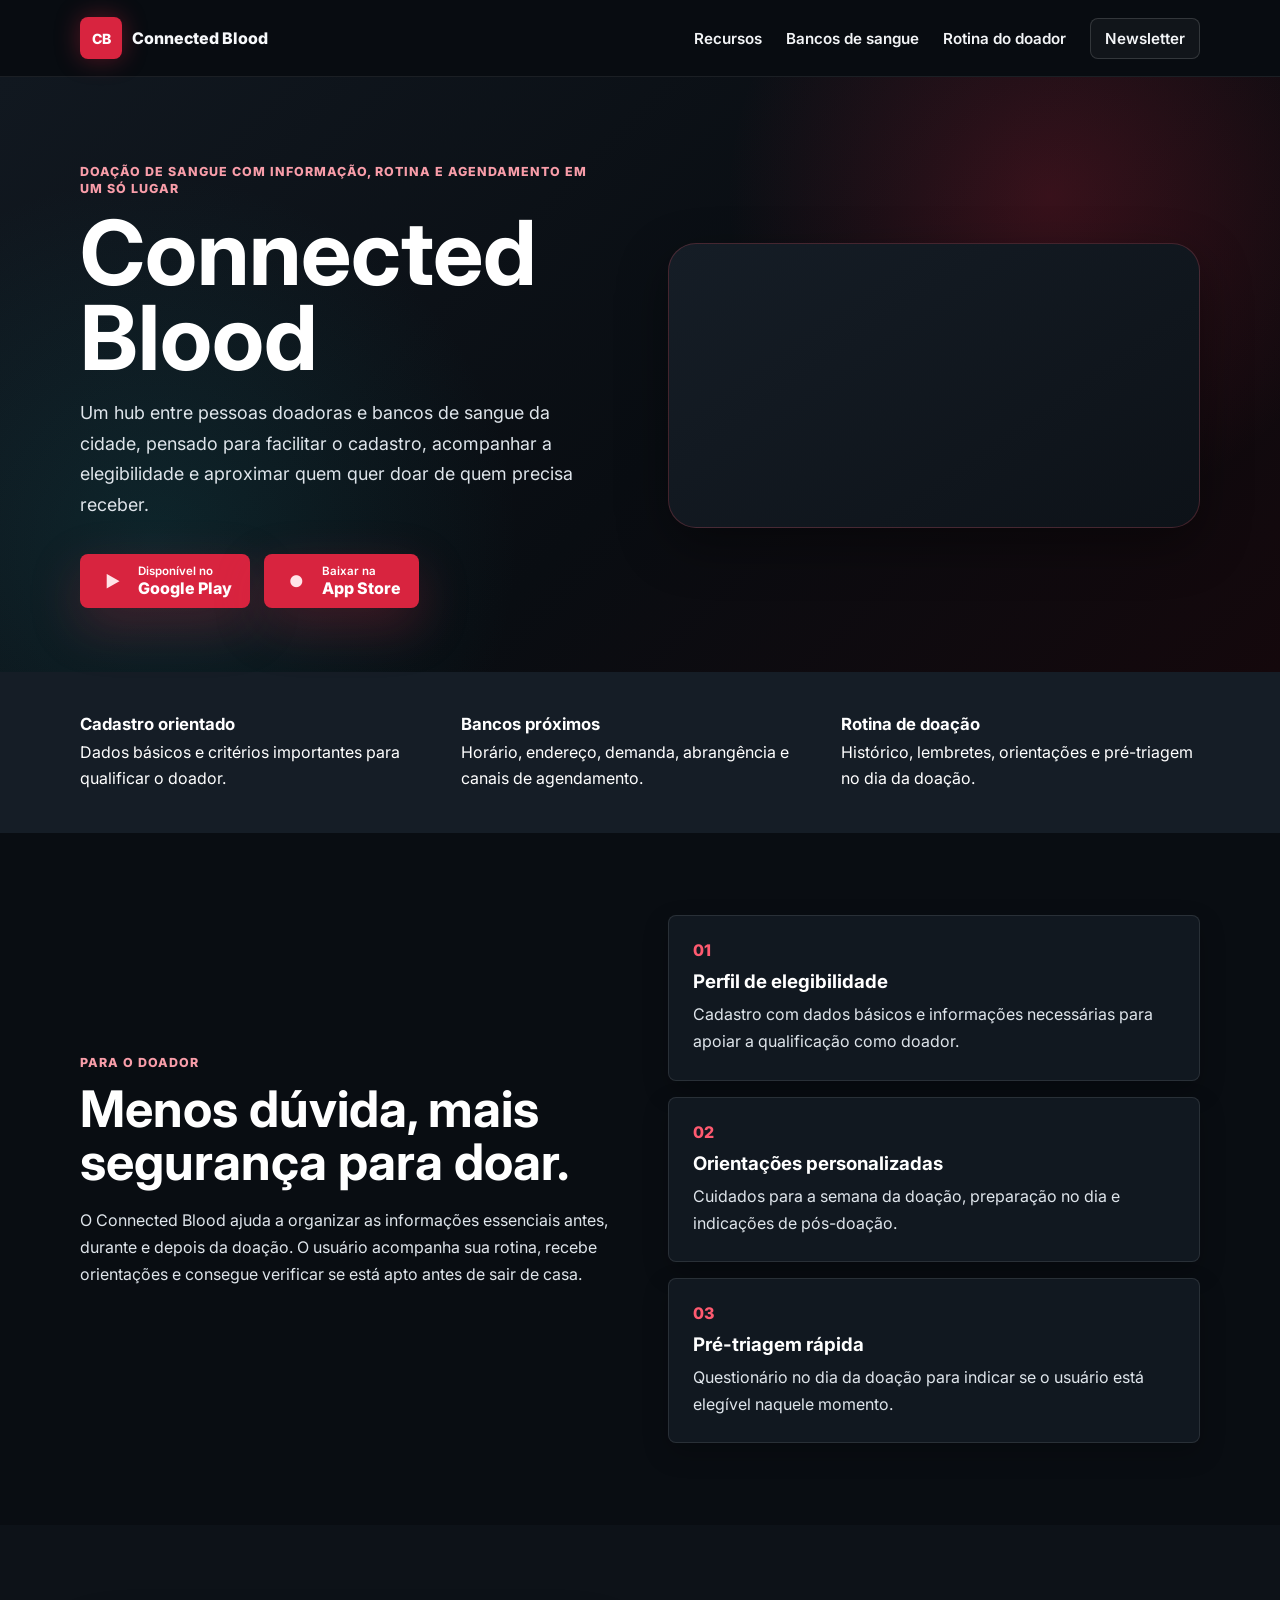
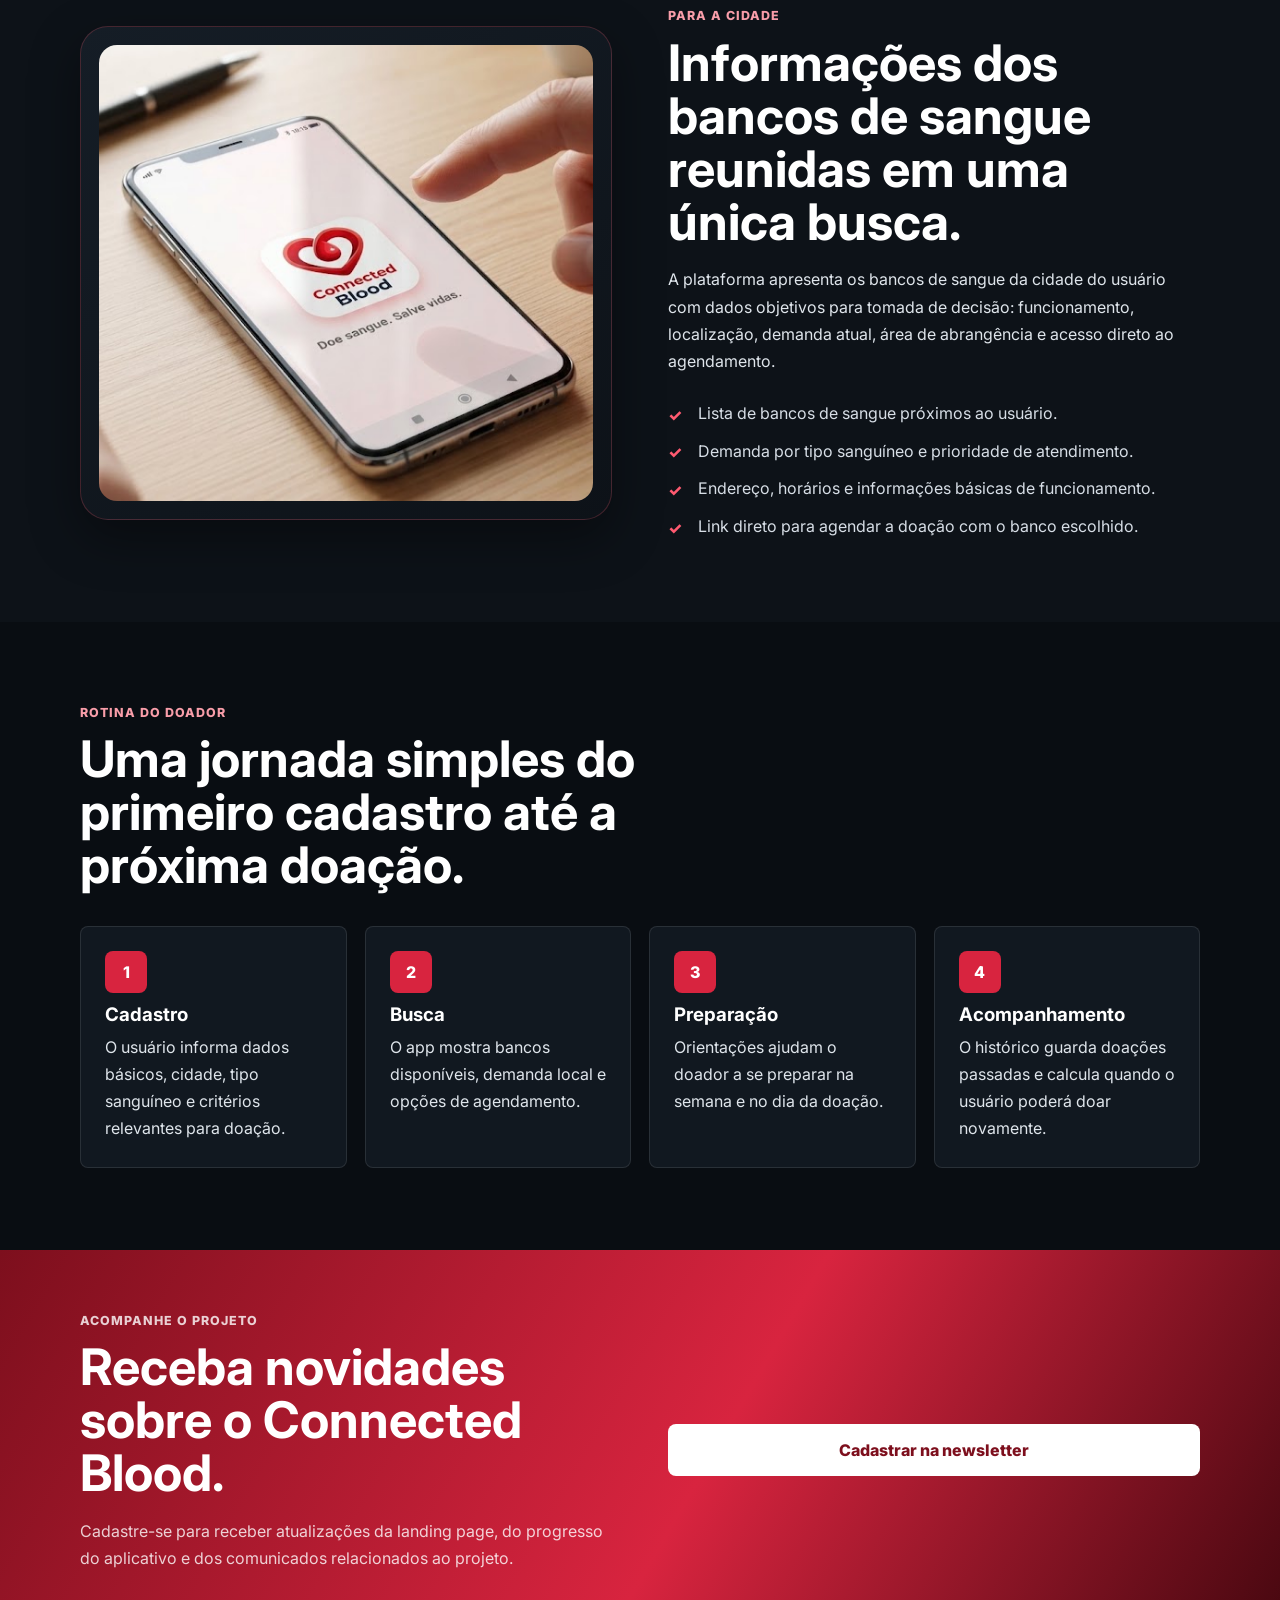
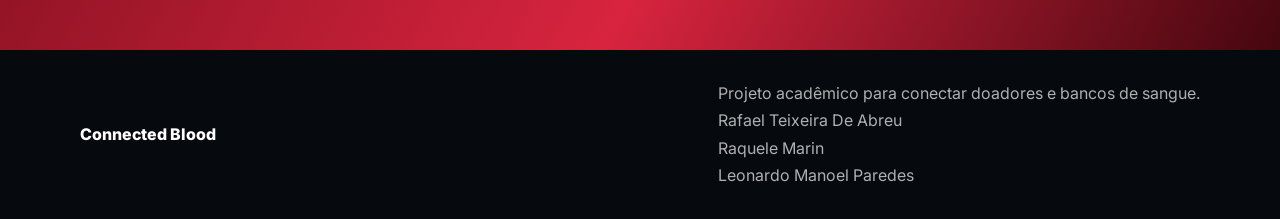
<file: index.html>
<!DOCTYPE html>
<html lang="pt-BR">
<head>
  <meta charset="UTF-8">
  <meta name="viewport" content="width=device-width, initial-scale=1.0">
  <title>Connected Blood | Doadores e bancos de sangue conectados</title>
  <link rel="preconnect" href="https://fonts.googleapis.com">
  <link rel="preconnect" href="https://fonts.gstatic.com" crossorigin>
  <link href="https://fonts.googleapis.com/css2?family=Inter:wght@400;500;600;700;800&display=swap" rel="stylesheet">
  <link rel="stylesheet" href="css/styles.css">
  <link rel="icon" href="img/icon.svg" type="image/svg+xml">
</head>
<body>
  <header class="cabecalho">
    <nav class="navbar container" aria-label="Navegação principal">
      <a class="marca" href="index.html" aria-label="Página inicial do Connected Blood">
        <span class="marca-simbolo" aria-hidden="true">CB</span>
        <span>Connected Blood</span>
      </a>

      <button class="botao-menu" type="button" aria-label="Abrir menu" aria-expanded="false" aria-controls="menu-principal">
        <span></span>
        <span></span>
        <span></span>
      </button>

      <div class="menu-links" id="menu-principal">
        <a href="#recursos">Recursos</a>
        <a href="#bancos">Bancos de sangue</a>
        <a href="#rotina">Rotina do doador</a>
        <a class="menu-destaque" href="newsletter.html">Newsletter</a>
      </div>
    </nav>
  </header>

  <main>
    <section class="hero">
      <div class="container hero-grade">
        <div class="hero-conteudo">
          <p class="chamada">Doação de sangue com informação, rotina e agendamento em um só lugar</p>
          <h1>Connected Blood</h1>
          <p class="hero-texto">
            Um hub entre pessoas doadoras e bancos de sangue da cidade, pensado para facilitar o cadastro,
            acompanhar a elegibilidade e aproximar quem quer doar de quem precisa receber.
          </p>

          <div class="lojas">
            <a class="botao-loja" href="#" aria-label="Baixar na Google Play">
              <span class="icone-loja" aria-hidden="true">▶</span>
              <span>
                <small>Disponível no</small>
                Google Play
              </span>
            </a>
            <a class="botao-loja" href="#" aria-label="Baixar na App Store">
              <span class="icone-loja" aria-hidden="true">●</span>
              <span>
                <small>Baixar na</small>
                App Store
              </span>
            </a>
          </div>
        </div>

        <div class="previa-app">
          <div class="imagem-espera" >
            <video autoplay muted loop>
              <source src="./img/connected_blood.mp4" type="video/mp4">
              Seu navegador não suporta vídeos em HTML5.
          </video>            
          </div>          
        </div>
      </div>
    </section>

    <section class="secao faixa-dados" aria-label="Principais benefícios">
      <div class="container grade-dados">
        <div>
          <strong>Cadastro orientado</strong>
          <span>Dados básicos e critérios importantes para qualificar o doador.</span>
        </div>
        <div>
          <strong>Bancos próximos</strong>
          <span>Horário, endereço, demanda, abrangência e canais de agendamento.</span>
        </div>
        <div>
          <strong>Rotina de doação</strong>
          <span>Histórico, lembretes, orientações e pré-triagem no dia da doação.</span>
        </div>
      </div>
    </section>

    <section class="secao" id="recursos">
      <div class="container duas-colunas">
        <div>
          <p class="rotulo-secao">Para o doador</p>
          <h2>Menos dúvida, mais segurança para doar.</h2>
          <p>
            O Connected Blood ajuda a organizar as informações essenciais antes, durante e depois da doação.
            O usuário acompanha sua rotina, recebe orientações e consegue verificar se está apto antes de
            sair de casa.
          </p>
        </div>

        <div class="lista-recursos">
          <article class="cartao-recurso">
            <span class="numero-recurso" aria-hidden="true">01</span>
            <h3>Perfil de elegibilidade</h3>
            <p>Cadastro com dados básicos e informações necessárias para apoiar a qualificação como doador.</p>
          </article>
          <article class="cartao-recurso">
            <span class="numero-recurso" aria-hidden="true">02</span>
            <h3>Orientações personalizadas</h3>
            <p>Cuidados para a semana da doação, preparação no dia e indicações de pós-doação.</p>
          </article>
          <article class="cartao-recurso">
            <span class="numero-recurso" aria-hidden="true">03</span>
            <h3>Pré-triagem rápida</h3>
            <p>Questionário no dia da doação para indicar se o usuário está elegível naquele momento.</p>
          </article>
        </div>
      </div>
    </section>

    <section class="secao secao-alternada" id="bancos">
      <div class="container bloco-dividido">
        <div class="painel-imagem previa-app">
          <div class="imagem-espera imagem-espera-larga">
            <img src="img/image1.png" alt="Imagem de um celular sobre uma mesa exibindo o aplicativo connected blood" loading="lazy">
          </div>
        </div>

        <div>
          <p class="rotulo-secao">Para a cidade</p>
          <h2>Informações dos bancos de sangue reunidas em uma única busca.</h2>
          <p>
            A plataforma apresenta os bancos de sangue da cidade do usuário com dados objetivos para tomada
            de decisão: funcionamento, localização, demanda atual, área de abrangência e acesso direto ao
            agendamento.
          </p>
          <ul class="lista-checagem">
            <li>Lista de bancos de sangue próximos ao usuário.</li>
            <li>Demanda por tipo sanguíneo e prioridade de atendimento.</li>
            <li>Endereço, horários e informações básicas de funcionamento.</li>
            <li>Link direto para agendar a doação com o banco escolhido.</li>
          </ul>
        </div>
      </div>
    </section>

    <section class="secao" id="rotina">
      <div class="container">
        <div class="cabecalho-secao">
          <p class="rotulo-secao">Rotina do doador</p>
          <h2>Uma jornada simples do primeiro cadastro até a próxima doação.</h2>
        </div>

        <div class="linha-do-tempo">
          <article>
            <span>1</span>
            <h3>Cadastro</h3>
            <p>O usuário informa dados básicos, cidade, tipo sanguíneo e critérios relevantes para doação.</p>
          </article>
          <article>
            <span>2</span>
            <h3>Busca</h3>
            <p>O app mostra bancos disponíveis, demanda local e opções de agendamento.</p>
          </article>
          <article>
            <span>3</span>
            <h3>Preparação</h3>
            <p>Orientações ajudam o doador a se preparar na semana e no dia da doação.</p>
          </article>
          <article>
            <span>4</span>
            <h3>Acompanhamento</h3>
            <p>O histórico guarda doações passadas e calcula quando o usuário poderá doar novamente.</p>
          </article>
        </div>
      </div>
    </section>

    <section class="chamada-newsletter">
      <div class="container grade-chamada">
        <div>
          <p class="rotulo-secao">Acompanhe o projeto</p>
          <h2>Receba novidades sobre o Connected Blood.</h2>
          <p>
            Cadastre-se para receber atualizações da landing page, do progresso do aplicativo e dos
            comunicados relacionados ao projeto.
          </p>
        </div>
        <a class="botao botao-claro" href="newsletter.html">Cadastrar na newsletter</a>
      </div>
    </section>
  </main>

  <footer class="rodape">
    <div class="container grade-rodape">
      <p>Connected Blood</p>
      <p>Projeto acadêmico para conectar doadores e bancos de sangue.
        <br>Rafael Teixeira De Abreu
        <br>Raquele Marin
        <br>Leonardo Manoel Paredes
      </p>
    </div>
  </footer>

  <script src="js/script.js"></script>
</body>
</html>
</file>
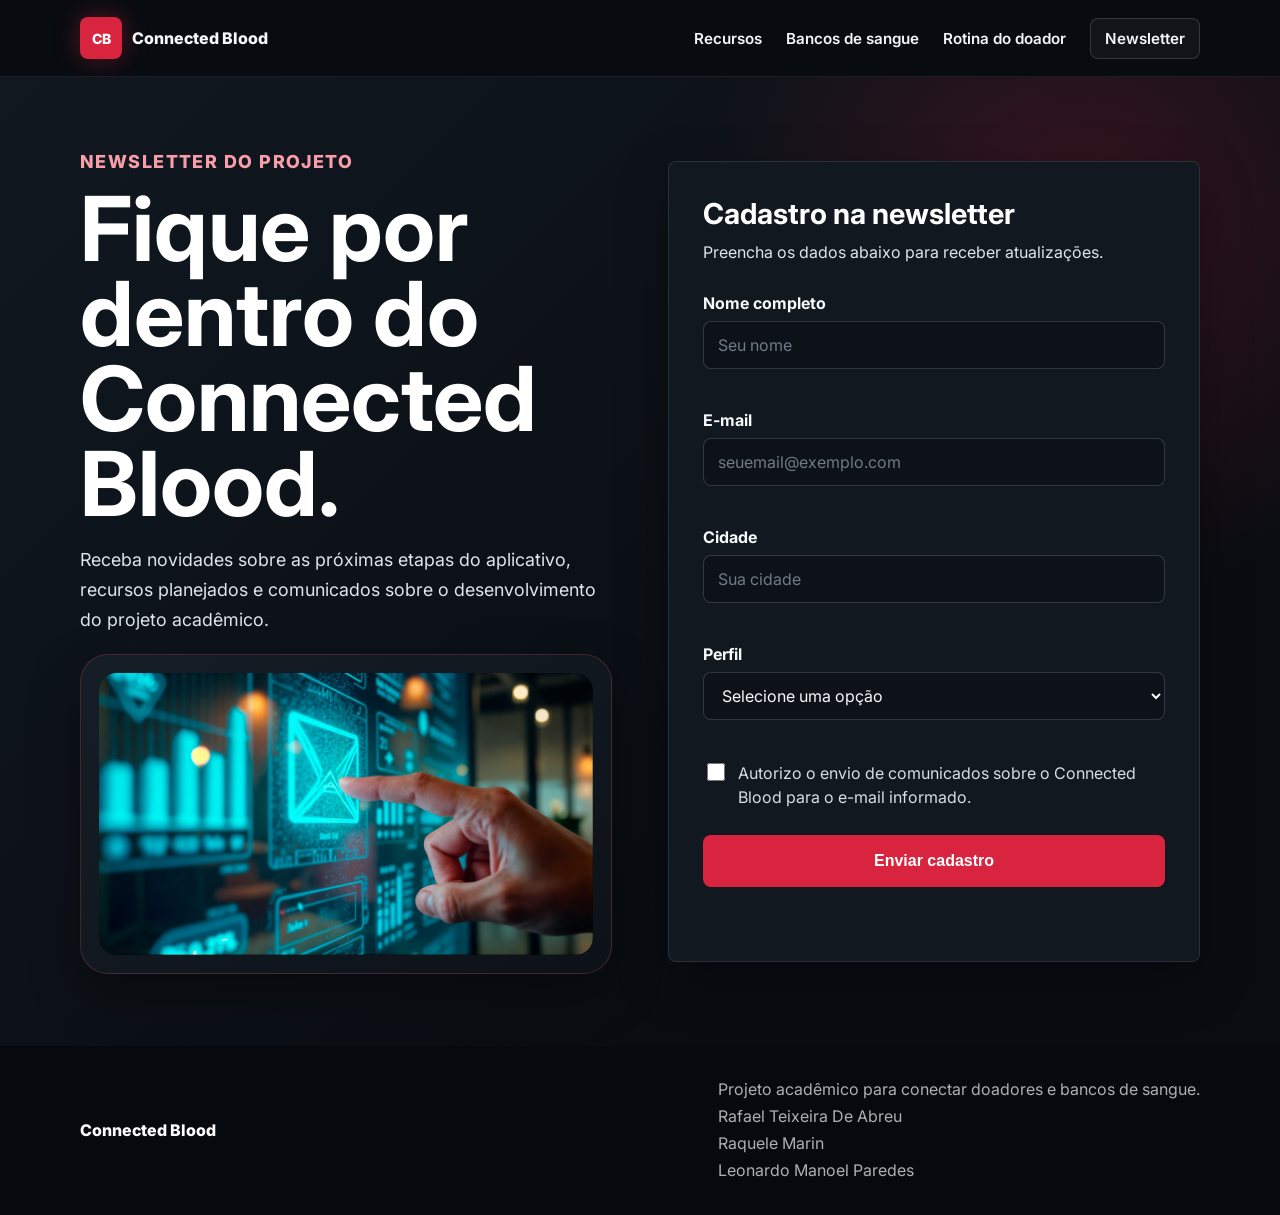
<file: newsletter.html>
<!DOCTYPE html>
<html lang="pt-BR">
<head>
  <meta charset="UTF-8">
  <meta name="viewport" content="width=device-width, initial-scale=1.0">
  <title>Newsletter | Connected Blood</title>
  <link rel="preconnect" href="https://fonts.googleapis.com">
  <link rel="preconnect" href="https://fonts.gstatic.com" crossorigin>
  <link href="https://fonts.googleapis.com/css2?family=Inter:wght@400;500;600;700;800&display=swap" rel="stylesheet">
  <link rel="stylesheet" href="css/styles.css">
  <link rel="icon" href="img/icon.svg" type="image/svg+xml">
</head>
<body>
  <header class="cabecalho">
    <nav class="navbar container" aria-label="Navegação principal">
      <a class="marca" href="index.html" aria-label="Página inicial do Connected Blood">
        <span class="marca-simbolo" aria-hidden="true">CB</span>
        <span>Connected Blood</span>
      </a>

      <button class="botao-menu" type="button" aria-label="Abrir menu" aria-expanded="false" aria-controls="menu-principal">
        <span></span>
        <span></span>
        <span></span>
      </button>

      <div class="menu-links" id="menu-principal">
        <a href="index.html#recursos">Recursos</a>
        <a href="index.html#bancos">Bancos de sangue</a>
        <a href="index.html#rotina">Rotina do doador</a>
        <a class="menu-destaque" href="newsletter.html">Newsletter</a>
      </div>
    </nav>
  </header>

  <main class="pagina-formulario">
    <section class="container layout-formulario">
      <div class="texto-formulario">
        <p class="chamada">Newsletter do projeto</p>
        <h1>Fique por dentro do Connected Blood.</h1>
        <p>
          Receba novidades sobre as próximas etapas do aplicativo, recursos planejados e comunicados sobre
          o desenvolvimento do projeto acadêmico.
        </p>
        <div class="previa-app">
          <img src="./img/newsletter.jpg" alt="Imagem ilustrativa da newsletter" class="imagem-espera">
        </div>
      </div>

      <form class="formulario-cadastro" id="formulario-newsletter" novalidate>
        <div class="cabecalho-formulario">
          <h2>Cadastro na newsletter</h2>
          <p>Preencha os dados abaixo para receber atualizações.</p>
        </div>

        <div class="grupo-campo">
          <label for="name">Nome completo</label>
          <input type="text" id="name" name="name" placeholder="Seu nome" autocomplete="name" required>
          <small class="mensagem-erro"></small>
        </div>

        <div class="grupo-campo">
          <label for="email">E-mail</label>
          <input type="email" id="email" name="email" placeholder="seuemail@exemplo.com" autocomplete="email" required>
          <small class="mensagem-erro"></small>
        </div>

        <div class="grupo-campo">
          <label for="city">Cidade</label>
          <input type="text" id="city" name="city" placeholder="Sua cidade" autocomplete="address-level2" required>
          <small class="mensagem-erro"></small>
        </div>

        <div class="grupo-campo">
          <label for="profile">Perfil</label>
          <select id="profile" name="profile" required>
            <option value="">Selecione uma opção</option>
            <option value="doador">Sou doador ou quero doar</option>
            <option value="banco">Represento um banco de sangue</option>
            <option value="interessado">Tenho interesse no projeto</option>
          </select>
          <small class="mensagem-erro"></small>
        </div>

        <label class="linha-checkbox">
          <input type="checkbox" id="consent" name="consent" required>
          <span>Autorizo o envio de comunicados sobre o Connected Blood para o e-mail informado.</span>
        </label>
        <small class="mensagem-erro erro-consentimento"></small>

        <button class="botao botao-principal" type="submit">Enviar cadastro</button>
        <p class="retorno-formulario" id="retorno-formulario" role="status" aria-live="polite"></p>
      </form>
    </section>
  </main>

  <footer class="rodape">
    <div class="container grade-rodape">
      <p>Connected Blood</p>
      <p>Projeto acadêmico para conectar doadores e bancos de sangue.
        <br>Rafael Teixeira De Abreu
        <br>Raquele Marin
        <br>Leonardo Manoel Paredes
      </p>
    </div>
  </footer>

  <script src="js/script.js"></script>
</body>
</html>
</file>
<file: css/styles.css>
* {
  box-sizing: border-box;
}

html {
  scroll-behavior: smooth;
}

body {
  margin: 0;
  color: #f7f9fb;
  font-family: "Inter", Arial, sans-serif;
  background: #090d12;
}

img,
svg {
  max-width: 100%;
}

a {
  color: inherit;
  text-decoration: none;
}

p {
  color: #dfe5eb;
  line-height: 1.7;
}

.container {
  width: min(1120px, calc(100% - 32px));
  margin: 0 auto;
}

.cabecalho {
  position: sticky;
  top: 0;
  z-index: 20;
  border-bottom: 1px solid rgba(255, 255, 255, 0.08);
  background: rgba(9, 13, 18, 0.9);
  backdrop-filter: blur(16px);
}

.navbar {
  display: flex;
  align-items: center;
  justify-content: space-between;
  min-height: 76px;
  gap: 24px;
}

.marca {
  display: inline-flex;
  align-items: center;
  gap: 10px;
  font-weight: 800;
  letter-spacing: 0;
}

.marca-simbolo {
  display: grid;
  width: 42px;
  height: 42px;
  place-items: center;
  border-radius: 8px;
  color: #ffffff;
  background: #d8243f;
  box-shadow: 0 0 24px rgba(216, 36, 63, 0.38);
  font-size: 0.88rem;
}

.menu-links {
  display: flex;
  align-items: center;
  gap: 24px;
  color: #f3f5f7;
  font-size: 0.95rem;
  font-weight: 600;
}

.menu-links a {
  padding: 8px 0;
}

.menu-links a:hover {
  color: #ff5a70;
}

.menu-destaque {
  border: 1px solid rgba(255, 255, 255, 0.14);
  border-radius: 8px;
  padding: 10px 14px !important;
  background: rgba(255, 255, 255, 0.04);
}

.botao-menu {
  display: none;
  width: 42px;
  height: 42px;
  border: 1px solid rgba(255, 255, 255, 0.14);
  border-radius: 8px;
  background: #111820;
  cursor: pointer;
}

.botao-menu span {
  display: block;
  width: 18px;
  height: 2px;
  margin: 4px auto;
  background: #f7f9fb;
}

.hero {
  padding: 86px 0 64px;
  background:
    radial-gradient(circle at 82% 20%, rgba(216, 36, 63, 0.22), transparent 28%),
    radial-gradient(circle at 12% 78%, rgba(20, 124, 130, 0.18), transparent 30%),
    linear-gradient(135deg, #111820 0%, #090d12 55%, #14080c 100%);
}

.hero-grade,
.duas-colunas,
.bloco-dividido,
.grade-chamada,
.layout-formulario {
  display: grid;
  grid-template-columns: 1fr 1fr;
  gap: 56px;
  align-items: center;
}

.hero-conteudo h1,
.texto-formulario h1 {
  margin: 12px 0 18px;
  color: #ffffff;
  font-size: clamp(3rem, 7vw, 5.8rem);
  line-height: 0.95;
  letter-spacing: 0;
}

.hero-texto,
.texto-formulario p {
  max-width: 620px;
  font-size: 1.12rem;
}

.chamada,
.rotulo-secao {
  margin: 0 0 12px;
  color: #f89da9;
  font-size: 0.78rem;
  font-weight: 800;
  letter-spacing: 0.08em;
  line-height: 1.4;
  text-transform: uppercase;
}

.lojas {
  display: flex;
  flex-wrap: wrap;
  gap: 14px;
  margin-top: 34px;
}

.botao-loja,
.botao {
  display: inline-flex;
  align-items: center;
  justify-content: center;
  min-height: 52px;
  border-radius: 8px;
  font-weight: 800;
  transition: transform 180ms ease, box-shadow 180ms ease, background 180ms ease;
}

.botao-loja {
  gap: 12px;
  padding: 10px 18px;
  color: #ffffff;
  background: #d8243f;
  box-shadow: 0 18px 50px rgba(216, 36, 63, 0.26);
}

.botao-loja small {
  display: block;
  color: #ffffff;
  font-size: 0.72rem;
  font-weight: 600;
}

.icone-loja {
  display: grid;
  width: 28px;
  height: 28px;
  place-items: center;
  color: #ffe4e8;
}

.botao-loja:hover,
.botao:hover {
  transform: translateY(-2px);
}

.previa-app {
  position: relative;
  padding: 18px;
  border: 1px solid rgba(255, 90, 112, 0.22);
  border-radius: 28px;
  background: linear-gradient(145deg, #151d26, #0d1218);
  box-shadow: 0 18px 50px rgba(0, 0, 0, 0.38);
}

.imagem-espera {
  display: grid;
  min-height: 100%;
  place-items: center;
  border-radius: 18px;
  color: #ffb3bf;
  font-weight: 800;
  text-align: center;
}

.imagem-espera > img {
  width: 100%;
  border-radius: 18px;
}

.imagem-espera > video {
  width: 100%;
  border-radius: 18px;
}

.secao {
  padding: 82px 0;
  background: #090d12;
}

.faixa-dados {
  padding: 34px 0;
  background: #151d26;
}

.grade-dados {
  display: grid;
  grid-template-columns: repeat(3, 1fr);
  gap: 22px;
}

.grade-dados div {
  padding: 8px 0;
}

.grade-dados strong,
.grade-dados span {
  display: block;
}

.grade-dados strong {
  color: #ffffff;
  font-size: 1.05rem;
}

.grade-dados span {
  margin-top: 6px;
  color: #ffffff;
  line-height: 1.6;
}

.secao h2,
.chamada-newsletter h2 {
  margin: 0 0 18px;
  color: #ffffff;
  font-size: clamp(2rem, 4vw, 3.15rem);
  line-height: 1.05;
  letter-spacing: 0;
}

.lista-recursos {
  display: grid;
  gap: 16px;
}

.cartao-recurso {
  padding: 24px;
  border: 1px solid rgba(255, 255, 255, 0.1);
  border-radius: 8px;
  background: #111820;
  box-shadow: 0 10px 26px rgba(0, 0, 0, 0.22);
}

.numero-recurso {
  color: #ff5a70;
  font-weight: 800;
}

.cartao-recurso h3,
.linha-do-tempo h3 {
  margin: 10px 0 8px;
  color: #ffffff;
}

.cartao-recurso p,
.linha-do-tempo p {
  margin: 0;
}

.secao-alternada {
  background: #0d1218;
}

.painel-imagem {
  min-height: 420px;
}

.imagem-espera-larga,
.imagem-espera-formulario {
  min-height: 420px;
}

.lista-checagem {
  display: grid;
  gap: 12px;
  padding: 0;
  margin: 26px 0 0;
  list-style: none;
}

.lista-checagem li {
  position: relative;
  padding-left: 30px;
  color: #d7dee6;
  line-height: 1.6;
}

.lista-checagem li::before {
  position: absolute;
  left: 0;
  top: 0.1rem;
  color: #ff5a70;
  content: "✓";
  font-weight: 800;
}

.cabecalho-secao {
  max-width: 720px;
  margin-bottom: 34px;
}

.linha-do-tempo {
  display: grid;
  grid-template-columns: repeat(4, 1fr);
  gap: 18px;
}

.linha-do-tempo article {
  padding: 24px;
  border: 1px solid rgba(255, 255, 255, 0.1);
  border-radius: 8px;
  background: #111820;
}

.linha-do-tempo span {
  display: grid;
  width: 42px;
  height: 42px;
  place-items: center;
  border-radius: 8px;
  color: #ffffff;
  background: #d8243f;
  font-weight: 800;
}

.chamada-newsletter {
  padding: 62px 0;
  color: #ffffff;
  background: linear-gradient(120deg, #7d0f1d, #d8243f 55%, #45070f);
}

.chamada-newsletter p,
.chamada-newsletter .rotulo-secao {
  color: rgba(255, 255, 255, 0.8);
}

.chamada-newsletter h2 {
  color: #ffffff;
}

.botao {
  border: 0;
  padding: 0 22px;
  cursor: pointer;
}

.botao-claro {
  color: #7d0f1d;
  background: #ffffff;
}

.botao-principal {
  width: 100%;
  color: #ffffff;
  background: #d8243f;
  font-size: 1rem;
}

.rodape {
  padding: 30px 0;
  color: #ffffff;
  background: #06090d;
}

.grade-rodape {
  display: flex;
  align-items: center;
  justify-content: space-between;
  gap: 16px;
}

.grade-rodape p {
  margin: 0;
  color: rgba(255, 255, 255, 0.68);
}

.grade-rodape p:first-child {
  color: #ffffff;
  font-weight: 800;
}

.pagina-formulario {
  min-height: calc(100vh - 76px);
  padding: 72px 0;
  background:
    radial-gradient(circle at 84% 16%, rgba(216, 36, 63, 0.22), transparent 28%),
    linear-gradient(135deg, #111820 0%, #090d12 72%);
}

.formulario-cadastro {
  padding: 34px;
  border: 1px solid rgba(255, 255, 255, 0.1);
  border-radius: 8px;
  background: #111820;
  box-shadow: 0 18px 50px rgba(0, 0, 0, 0.36);
}

.cabecalho-formulario h2 {
  margin: 0 0 8px;
  color: #ffffff;
  font-size: 1.8rem;
}

.cabecalho-formulario p {
  margin: 0 0 26px;
}

.grupo-campo {
  margin-bottom: 18px;
}

.grupo-campo label {
  display: block;
  margin-bottom: 8px;
  color: #f7f9fb;
  font-weight: 700;
}

.grupo-campo input,
.grupo-campo select {
  width: 100%;
  min-height: 48px;
  border: 1px solid rgba(255, 255, 255, 0.16);
  border-radius: 8px;
  padding: 0 14px;
  color: #f7f9fb;
  font: inherit;
  background: #0d1218;
}

.grupo-campo input:focus,
.grupo-campo select:focus {
  border-color: #ff5a70;
  outline: 3px solid rgba(255, 90, 112, 0.18);
}

.grupo-campo input::placeholder {
  color: #6f7b86;
}

.linha-checkbox {
  display: flex;
  gap: 10px;
  margin: 6px 0 8px;
  color: #d7dee6;
  line-height: 1.5;
}

.linha-checkbox input {
  width: 18px;
  height: 18px;
  margin-top: 2px;
  accent-color: #d8243f;
  flex: 0 0 auto;
}

.mensagem-erro {
  display: block;
  min-height: 18px;
  margin-top: 5px;
  color: #ff8b9a;
  font-size: 0.82rem;
  font-weight: 600;
}

.campo-invalido input,
.campo-invalido select {
  border-color: #ff5a70;
}

.retorno-formulario {
  min-height: 24px;
  margin: 16px 0 0;
  font-weight: 700;
  text-align: center;
}

.retorno-formulario.sucesso {
  color: #47d7b7;
}

@media (max-width: 860px) {
  .botao-menu {
    display: block;
  }

  .menu-links {
    position: absolute;
    top: 76px;
    right: 16px;
    left: 16px;
    display: none;
    flex-direction: column;
    align-items: stretch;
    gap: 8px;
    padding: 18px;
    border: 1px solid rgba(255, 255, 255, 0.12);
    border-radius: 8px;
    background: #111820;
    box-shadow: 0 18px 50px rgba(0, 0, 0, 0.34);
  }

  .menu-links.aberto {
    display: flex;
  }

  .hero {
    padding-top: 54px;
  }

  .hero-grade,
  .duas-colunas,
  .bloco-dividido,
  .grade-chamada,
  .layout-formulario {
    grid-template-columns: 1fr;
    gap: 34px;
  }

  .previa-app {
    min-height: 430px;
  }

  .cartao-previa {
    left: 12px;
  }

  .cartao-previa-baixo {
    right: 12px;
    left: auto;
  }

  .grade-dados,
  .linha-do-tempo {
    grid-template-columns: 1fr;
  }

  .secao {
    padding: 58px 0;
  }

  .grade-rodape {
    align-items: flex-start;
    flex-direction: column;
  }
}

@media (max-width: 520px) {
  .container {
    width: min(100% - 24px, 1120px);
  }

  .navbar {
    min-height: 68px;
  }

  .menu-links {
    top: 68px;
  }

  .marca {
    font-size: 0.95rem;
  }

  .marca-simbolo {
    width: 38px;
    height: 38px;
  }

  .hero-conteudo h1,
  .texto-formulario h1 {
    font-size: 3rem;
  }

  .lojas {
    flex-direction: column;
  }

  .botao-loja {
    width: 100%;
  }

  .previa-app,
  .painel-imagem,
  .imagem-espera-larga,
  .imagem-espera-formulario {
    min-height: 340px;
  }

  .cartao-previa {
    position: static;
    width: 100%;
    margin-top: 12px;
  }

  .formulario-cadastro {
    padding: 24px;
  }
}
</file>
